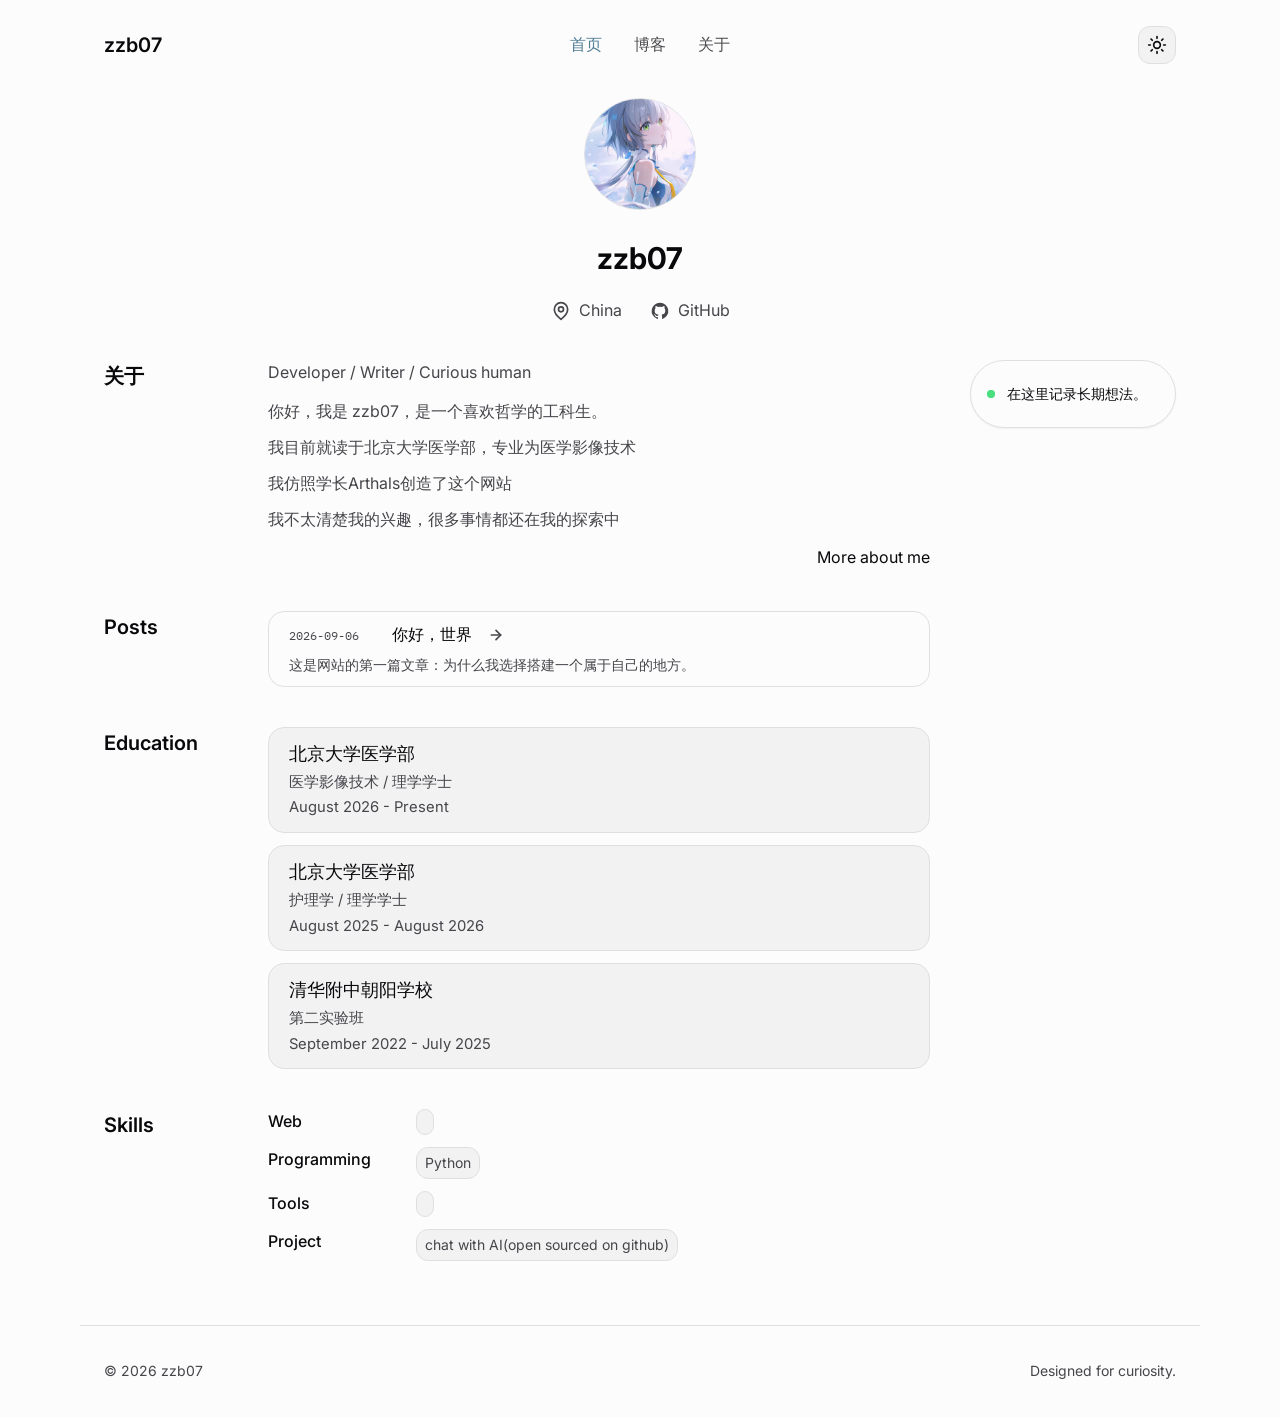
<file: index.html>
<!doctype html>
<html lang="zh-CN">
<head>
  <meta charset="utf-8">
  <meta name="viewport" content="width=device-width, initial-scale=1">
  <title>Home · zzb07</title>
  <meta name="description" content="zzb07 的个人主页与博客。">
  <link rel="preconnect" href="https://fonts.googleapis.com">
  <link rel="preconnect" href="https://fonts.gstatic.com" crossorigin>
  <link href="https://fonts.googleapis.com/css2?family=IBM+Plex+Mono:wght@400;500&family=Inter:wght@400;500;600;700&display=swap" rel="stylesheet">
  <link rel="stylesheet" href="assets/style.css">
  <script>
    if (localStorage.getItem("theme") === "dark" || (!localStorage.getItem("theme") && matchMedia("(prefers-color-scheme: dark)").matches)) {
      document.documentElement.classList.add("dark");
    }
  </script>
</head>
<body>
  <header class="site-header" id="site-header">
    <div class="container nav-inner">
      <a class="brand" href="./index.html">zzb07</a>
      <nav>
        <a href="./index.html">首页</a>
        <a href="./blog.html">博客</a>
        <a href="./about.html">关于</a>
      </nav>
      <div class="nav-actions">
        <button id="theme-toggle" class="icon-button" type="button" aria-label="切换深色模式">
          <svg viewBox="0 0 24 24" fill="none" stroke="currentColor" stroke-width="2" stroke-linecap="round" stroke-linejoin="round" class="theme-icon"><circle cx="12" cy="12" r="4"/><path d="M12 2v2M12 20v2M4.93 4.93l1.41 1.41M17.66 17.66l1.41 1.41M2 12h2M20 12h2M4.93 19.07l1.41-1.41M17.66 6.34l1.41-1.41"/></svg>
        </button>
      </div>
    </div>
  </header>

  <main class="home-shell">
    <section class="identity animate">
      <img class="avatar" src="./assets/avatar.jpg" alt="zzb07 的头像">
      <div class="identity-info">
        <h1>zzb07</h1>
        <div class="identity-meta">
          <span><svg viewBox="0 0 24 24" fill="none" stroke="currentColor" stroke-width="2" stroke-linecap="round" stroke-linejoin="round"><path d="M20 10c0 6-8 12-8 12S4 16 4 10a8 8 0 0 1 16 0Z"/><circle cx="12" cy="10" r="3"/></svg>China</span>
          <a href="https://github.com/bobo-824" target="_blank" rel="noreferrer"><svg viewBox="0 0 24 24" fill="currentColor"><path d="M12 2A10 10 0 0 0 8.84 21.5c.5.08.66-.22.66-.48v-1.7c-2.78.6-3.37-1.34-3.37-1.34-.45-1.16-1.11-1.47-1.11-1.47-.91-.62.07-.61.07-.61 1 .07 1.53 1.03 1.53 1.03.89 1.53 2.34 1.09 2.91.83.09-.65.35-1.09.63-1.34-2.22-.25-4.55-1.11-4.55-4.94 0-1.09.39-1.98 1.03-2.68-.1-.25-.45-1.27.1-2.65 0 0 .84-.27 2.75 1.02a9.58 9.58 0 0 1 5 0c1.91-1.29 2.75-1.02 2.75-1.02.55 1.38.2 2.4.1 2.65.64.7 1.03 1.59 1.03 2.68 0 3.84-2.34 4.68-4.57 4.93.36.31.68.92.68 1.85v2.74c0 .27.16.57.67.48A10 10 0 0 0 12 2Z"/></svg>GitHub</a>
        </div>
      </div>
    </section>

    <div class="home-columns">
      <div class="content animate">
        <section class="section-row">
          <h2>关于</h2>
          <div class="section-body">
            <p class="role-line">Developer / Writer / Curious human</p>
            <div class="about-text">
              <p>你好，我是 zzb07，是一个喜欢哲学的工科生。</p>
              <p>我目前就读于北京大学医学部，专业为医学影像技术</p>
              <p>我仿照学长Arthals创造了这个网站</p>
              <p>我不太清楚我的兴趣，很多事情都还在我的探索中</p>
            </div>
            <a class="chip link-chip" href="./about.html">More about me</a>
          </div>
        </section>

        <section class="section-row">
          <h2>Posts</h2>
          <div class="section-body post-stack" id="latest-posts"></div>
        </section>

        <section class="section-row">
          <h2>Education</h2>
          <div class="section-body card-stack">
            <a class="info-card" href="#" target="_blank" rel="noreferrer">
              <h3>北京大学医学部</h3>
              <p>医学影像技术 / 理学学士</p>
              <p>August 2026 - Present</p>
            </a>
            <a class="info-card" href="#" target="_blank" rel="noreferrer">
              <h3>北京大学医学部</h3>
              <p>护理学 / 理学学士</p>
              <p>August 2025 - August 2026</p>
            </a>
            <a class="info-card" href="#" target="_blank" rel="noreferrer">
              <h3>清华附中朝阳学校</h3>
              <p>第二实验班</p>
              <p>September 2022 - July 2025</p>
            </a>
          </div>
        </section>

        <section class="section-row">
          <h2>Skills</h2>
          <div class="section-body card-stack">
            <div class="skill-row"><h3>Web</h3><div class="skill-list"><span></span></div></div>
            <div class="skill-row"><h3>Programming</h3><div class="skill-list"><span>Python</span></div></div>
            <div class="skill-row"><h3>Tools</h3><div class="skill-list"><span></span></div></div>
            <div class="skill-row"><h3>Project</h3><div class="skill-list"><span>chat with AI(open sourced on github)</span></div></div>
          </div>
        </section>
      </div>

      <aside class="status-rail animate">
        <div class="status-card">
          <span class="status-dot"></span>
          <p>在这里记录长期想法。</p>
        </div>
      </aside>
    </div>
  </main>

  <footer class="site-footer">
    <div class="container footer-inner">
      <p>© 2026 zzb07</p>
      <p>Designed for curiosity.</p>
    </div>
  </footer>

  <script src="assets/main.js" type="module"></script>
</body>
</html>
</file>
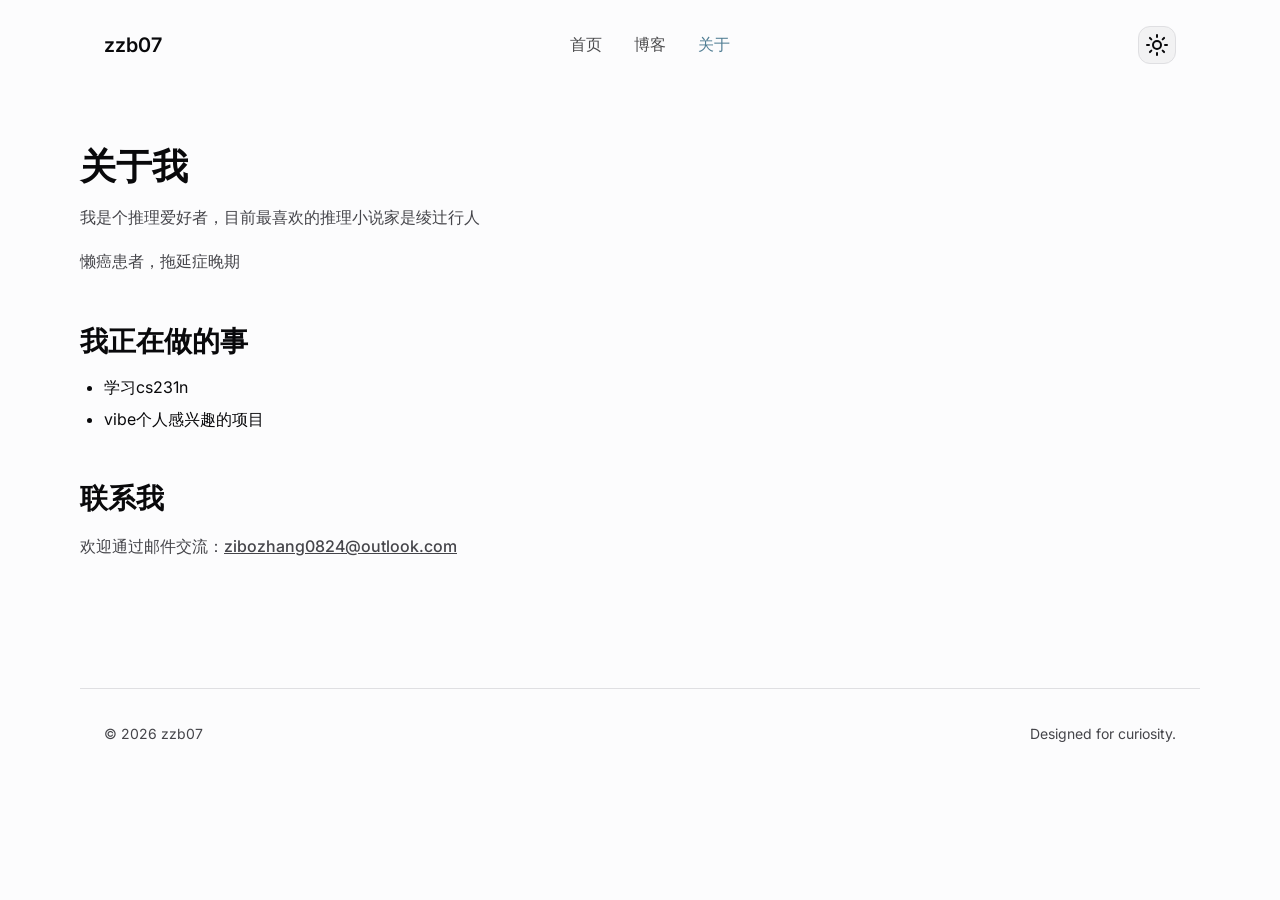
<file: about.html>
<!doctype html>
<html lang="zh-CN">
<head>
  <meta charset="utf-8">
  <meta name="viewport" content="width=device-width, initial-scale=1">
  <title>About · zzb07</title>
  <meta name="description" content="关于 zzb07 的自我介绍。">
  <link href="https://fonts.googleapis.com/css2?family=IBM+Plex+Mono:wght@400;500&family=Inter:wght@400;500;600;700&display=swap" rel="stylesheet">
  <link rel="stylesheet" href="assets/style.css">
  <script>
    if (localStorage.getItem("theme") === "dark" || (!localStorage.getItem("theme") && matchMedia("(prefers-color-scheme: dark)").matches)) {
      document.documentElement.classList.add("dark");
    }
  </script>
</head>
<body>
  <header class="site-header">
    <div class="container nav-inner">
      <a class="brand" href="./index.html">zzb07</a>
      <nav><a href="./index.html">首页</a><a href="./blog.html">博客</a><a class="active" href="./about.html">关于</a></nav>
      <div class="nav-actions"><button class="icon-button theme-toggle" type="button" aria-label="切换深色模式"><svg viewBox="0 0 24 24" fill="none" stroke="currentColor" stroke-width="2" stroke-linecap="round"><circle cx="12" cy="12" r="4"/><path d="M12 2v2M12 20v2M4.93 4.93l1.41 1.41M17.66 17.66l1.41 1.41M2 12h2M20 12h2M4.93 19.07l1.41-1.41M17.66 6.34l1.41-1.41"/></svg></button></div>
    </div>
  </header>

  <main class="container article-page">
    <article class="prose">
      <h1>关于我</h1>
      <p class="lede">我是个推理爱好者，目前最喜欢的推理小说家是绫辻行人</p>
      <p>懒癌患者，拖延症晚期</p>
      <h2>我正在做的事</h2>
      <ul><li>学习cs231n</li><li>vibe个人感兴趣的项目</li></ul>
      <h2>联系我</h2>
      <p>欢迎通过邮件交流：<a href="mailto:you@example.com">zibozhang0824@outlook.com</a></p>
    </article>
  </main>
  <footer class="site-footer"><div class="container footer-inner"><p>© 2026 zzb07</p><p>Designed for curiosity.</p></div></footer>
  <script src="assets/main.js" type="module"></script>
</body>
</html>
</file>
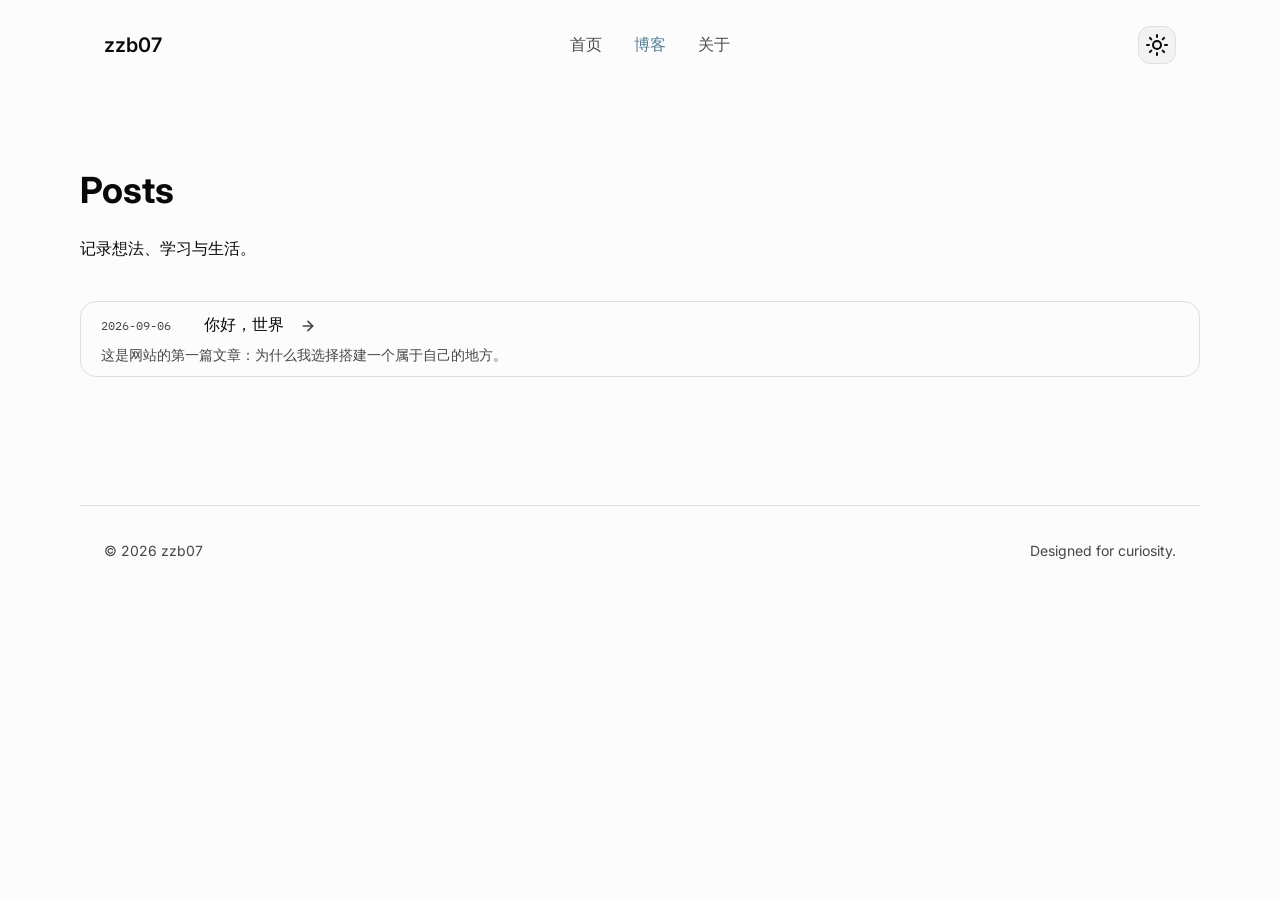
<file: blog.html>
<!doctype html>
<html lang="zh-CN">
<head>
  <meta charset="utf-8">
  <meta name="viewport" content="width=device-width, initial-scale=1">
  <title>Blog · zzb07</title>
  <meta name="description" content="个人博客文章列表。">
  <link href="https://fonts.googleapis.com/css2?family=IBM+Plex+Mono:wght@400;500&family=Inter:wght@400;500;600;700&display=swap" rel="stylesheet">
  <link rel="stylesheet" href="assets/style.css">
  <script>
    if (localStorage.getItem("theme") === "dark" || (!localStorage.getItem("theme") && matchMedia("(prefers-color-scheme: dark)").matches)) {
      document.documentElement.classList.add("dark");
    }
  </script>
</head>
<body>
  <header class="site-header">
    <div class="container nav-inner">
      <a class="brand" href="./index.html">zzb07</a>
      <nav><a href="./index.html">首页</a><a class="active" href="./blog.html">博客</a><a href="./about.html">关于</a></nav>
      <div class="nav-actions"><button class="icon-button theme-toggle" type="button" aria-label="切换深色模式"><svg viewBox="0 0 24 24" fill="none" stroke="currentColor" stroke-width="2" stroke-linecap="round"><circle cx="12" cy="12" r="4"/><path d="M12 2v2M12 20v2M4.93 4.93l1.41 1.41M17.66 17.66l1.41 1.41M2 12h2M20 12h2M4.93 19.07l1.41-1.41M17.66 6.34l1.41-1.41"/></svg></button></div>
    </div>
  </header>
  <main class="container page">
    <section class="page-title">
      <h1>Posts</h1>
      <p class="lede">记录想法、学习与生活。</p>
    </section>
    <div id="post-list" class="post-list"></div>
    <noscript>请启用 JavaScript，或直接打开 <a href="posts/hello-world.html">第一篇文章</a>。</noscript>
  </main>
  <footer class="site-footer"><div class="container footer-inner"><p>© 2026 zzb07</p><p>Designed for curiosity.</p></div></footer>
  <script src="assets/main.js" type="module"></script>
</body>
</html>
</file>
<file: assets/style.css>
:root{--background:210 33% 99%;--foreground:240 10% 3.9%;--muted:240 4.8% 95%;--muted-foreground:240 3.8% 28.1%;--primary:200 29% 45%;--primary-foreground:0 0% 92.5%;--border:240 5.9% 88%;--radius:.5rem;--font:"Inter","Helvetica Neue",Arial,sans-serif;--mono:"IBM Plex Mono",ui-monospace,SFMono-Regular,Consolas,monospace}
html.dark{--background:240 20.54% 5.2%;--foreground:0 0% 98%;--muted:240 5.9% 12%;--muted-foreground:240 5% 74.9%;--primary:195 95% 85%;--primary-foreground:240 3.7% 15.9%;--border:240 3.7% 19.9%}
*{box-sizing:border-box;border-width:0;border-style:solid;border-color:hsl(var(--border))}html{scroll-behavior:smooth;color-scheme:light}html.dark{color-scheme:dark}body{margin:0;background:hsl(var(--background));color:hsl(var(--foreground));font-family:var(--font);font-size:16px;line-height:1.6;-webkit-font-smoothing:antialiased}
a{color:inherit;text-decoration:none;transition:color .2s ease}a:hover{color:hsl(var(--primary))}button{font:inherit;color:inherit;cursor:pointer}
.container{width:min(70rem,100%);margin-inline:auto;padding-inline:1.5rem}
.site-header{position:sticky;top:1rem;z-index:50;margin-bottom:2.5rem;border:1px solid transparent}.site-header.not-top{margin-inline:auto;border-color:hsl(var(--border));background:hsl(var(--background));box-shadow:0 10px 15px -3px rgb(24 24 27 / .08),0 4px 6px -4px rgb(24 24 27 / .06)}
.nav-inner{display:flex;align-items:center;justify-content:space-between;gap:1rem;min-height:56px}.brand{font-size:1.25rem;font-weight:600}.site-header nav{display:flex;gap:.5rem}.site-header nav a{padding:.5rem .75rem;font-weight:500;opacity:.72}.site-header nav a:hover,.site-header nav a.active{color:hsl(var(--primary));opacity:1}
.nav-actions{display:flex}.icon-button{display:inline-flex;align-items:center;justify-content:center;width:38px;height:38px;border:1px solid hsl(var(--border));border-radius:.75rem;background:hsl(var(--muted))}.icon-button:hover{color:hsl(var(--primary))}.theme-icon{width:20px;height:20px}
.home-shell{width:min(70rem,100%);margin-inline:auto;padding-inline:1.5rem}.identity{display:flex;flex-direction:column;align-items:center;gap:1.5rem;margin-bottom:2.25rem}.avatar{width:7rem;height:7rem;border:1px solid hsl(var(--border));border-radius:50%;object-fit:cover;background:hsl(var(--muted))}.identity-info{display:flex;flex-direction:column;align-items:center;gap:1rem}.identity h1{margin:0;font-size:1.875rem;font-weight:700}.identity-meta{display:flex;flex-wrap:wrap;justify-content:center;gap:1.75rem;color:hsl(var(--muted-foreground))}.identity-meta span,.identity-meta a{display:flex;align-items:center;gap:.5rem}.identity-meta svg{width:20px;height:20px}
.home-columns{display:grid;grid-template-columns:1fr;gap:2.5rem}.content{display:flex;flex-direction:column;gap:2.5rem}.section-row{display:flex;flex-direction:column;gap:1.25rem}.section-row h2{margin:0;font-size:1.25rem;font-weight:600;min-width:9rem}.section-body{flex:1;display:flex;flex-direction:column;gap:.75rem}
.role-line{margin:0;color:hsl(var(--muted-foreground))}.about-text{display:flex;flex-direction:column;gap:.5rem;color:hsl(var(--muted-foreground));line-height:1.75}.about-text p{margin:0}.link-chip{align-self:end}
.post-stack{gap:.5rem}.post-item{position:relative;display:flex;flex-direction:column;border:1px solid hsl(var(--border));border-radius:1rem;background:hsl(var(--background));padding:.625rem 1.25rem;transition:.2s ease}.post-item:hover{background:hsl(var(--muted));color:hsl(var(--foreground))}.post-link{display:flex;flex-direction:column;gap:.5rem}.post-item time{min-width:95px;padding:.25rem 0;color:hsl(var(--muted-foreground));font-family:var(--mono);font-size:.75rem}.post-title-row{display:flex;justify-content:space-between;gap:1rem}.post-title{font-weight:500}.post-excerpt{margin:.25rem 0 0;color:hsl(var(--muted-foreground));font-size:.9rem}.arrow{flex:none;align-self:center;width:16px;height:16px;color:hsl(var(--muted-foreground));transition:.2s ease}.post-item:hover .arrow{color:hsl(var(--primary));transform:translateX(3px)}
.card-stack{gap:.75rem}.info-card{position:relative;display:block;border:1px solid hsl(var(--border));border-radius:1rem;background:hsl(var(--muted));padding:.75rem 1.25rem;transition:.2s ease}.info-card:hover{border-color:hsl(var(--foreground)/.25);box-shadow:0 1px 2px rgb(0 0 0/.06);color:hsl(var(--foreground))}.info-card h2,.info-card h3{margin:0;font-size:1.125rem;font-weight:500}.info-card p{margin:.125rem 0 0;color:hsl(var(--muted-foreground));font-size:.925rem}
.skill-row{display:flex;flex-direction:column;gap:.5rem}.skill-row h3{margin:0;width:100%;font-size:1rem;font-weight:500}.skill-list{display:flex;flex-wrap:wrap;gap:.5rem 1rem}.skill-list span{display:inline-flex;align-items:center;border:1px solid hsl(var(--border));border-radius:.75rem;background:hsl(var(--muted));padding:.25rem .5rem;color:hsl(var(--muted-foreground));font-size:.875rem}
.status-rail{display:none}.status-card{display:flex;align-items:center;gap:.75rem;border:1px solid hsl(var(--border));border-radius:999px;padding:.5rem 1rem;background:hsl(var(--background));box-shadow:0 1px 2px rgb(0 0 0/.05);font-weight:500;font-size:.875rem}.status-dot{position:relative;width:8px;height:8px;border-radius:50%;background:#4ade80}.status-dot:after{content:"";position:absolute;inset:0;border:1px solid #4ade80;border-radius:50%;animation:pulse 2s infinite}
.page{padding:4rem 0}.page-title h1{margin:0;font-size:2.25rem;font-weight:700}.page-title{margin-bottom:2.5rem}.post-list{display:flex;flex-direction:column;gap:.75rem}
.article-page{padding:3rem 0}.prose{max-width:720px}.prose h1{font-size:2.25rem;font-weight:600;line-height:1.15;margin:0 0 1rem}.prose h2{font-size:1.75rem;font-weight:600;line-height:1.25;margin:1.75em 0 .5em}.prose p{margin:1em 0;line-height:1.75;color:hsl(var(--muted-foreground))}.prose ul{margin:1em 0;padding-left:1.5rem}.prose li{margin:.35em 0}.prose a{text-decoration:underline;font-weight:500}.prose pre{margin:1em 0;padding:.85rem 1rem;border-radius:.75rem;background:hsl(var(--muted));overflow:auto}.prose code{font-family:var(--mono);font-size:.9em}
.site-footer{margin-top:4rem;padding-bottom:1.25rem}.footer-inner{border-top:1px solid hsl(var(--border));padding-top:1.25rem;display:flex;justify-content:space-between;gap:1rem;color:hsl(var(--muted-foreground));font-size:.875rem}.animate{animation:fade-in-up .3s ease forwards}@keyframes fade-in-up{from{transform:translateY(2rem);opacity:0}to{transform:translateY(0);opacity:1}}
@keyframes pulse{0%,100%{opacity:1}50%{opacity:.4}}
@media(min-width:768px){.home-columns{grid-template-columns:4fr 1fr}.section-row{flex-direction:row;gap:0}.section-row h2{margin-right:1.25rem}.skill-row{flex-direction:row;gap:1.25rem}.skill-row h3{width:20%}.skill-list{width:80%}.post-link{flex-direction:row}.status-rail{display:block}}
@media(max-width:640px){.site-header nav a{padding:.35rem .5rem}.identity-meta{gap:1rem}.footer-inner{flex-direction:column;text-align:center}}
@media(prefers-reduced-motion:reduce){.animate{animation:none;opacity:1}.status-dot:after{animation:none}}
</file>
